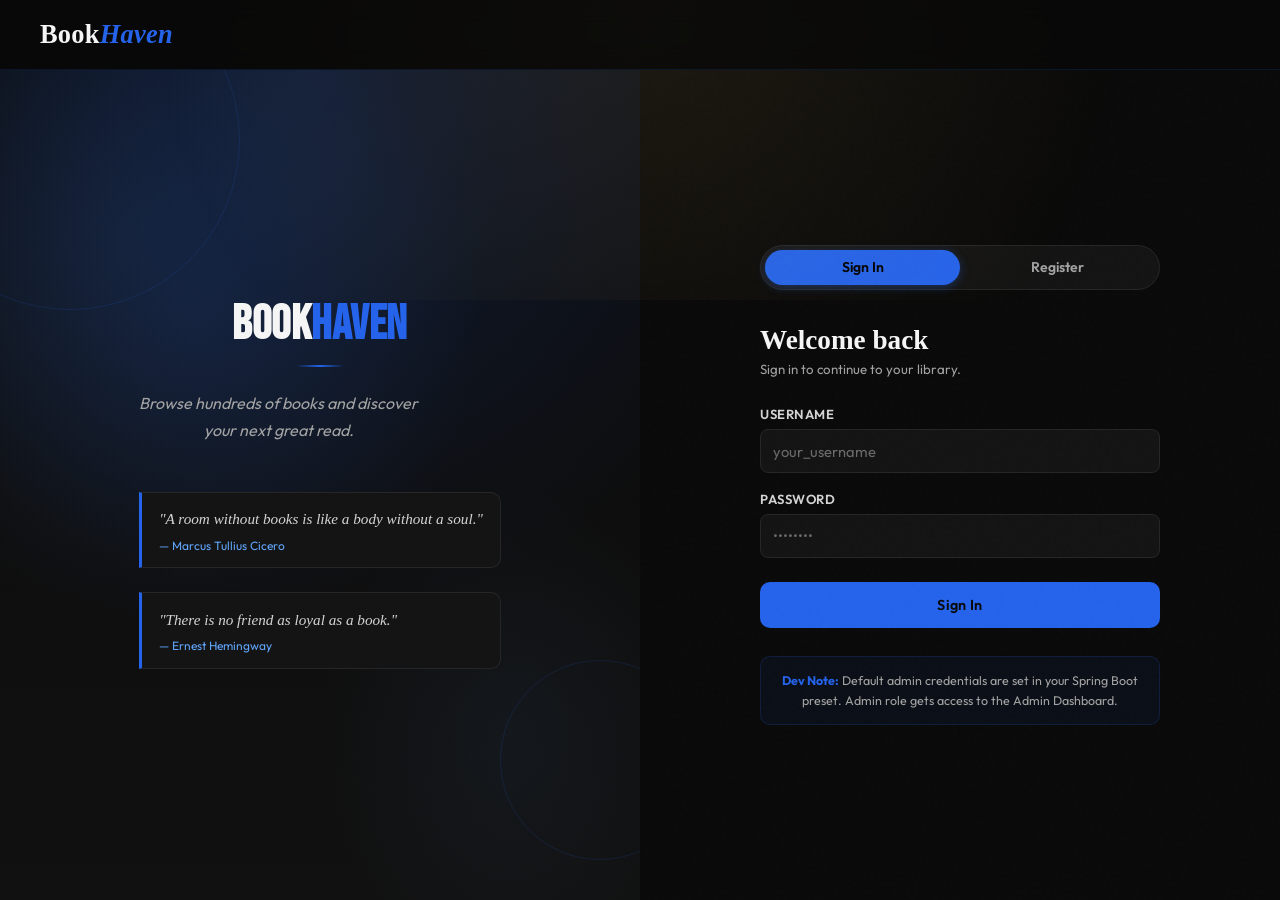
<file: src/main/resources/static/admin.html>
<!DOCTYPE html>
<html lang="en">
<head>
  <meta charset="UTF-8" />
  <meta name="viewport" content="width=device-width, initial-scale=1.0" />
  <title>BookHaven — Admin</title>
  <link rel="stylesheet" href="css/style.css" />
  <link href="https://fonts.googleapis.com/css2?family=Bebas+Neue&family=Outfit:wght@300;400;500;600&display=swap" rel="stylesheet">
  <style>

    /* ───── PREMIUM FONT SYSTEM ───── */

    body,
    button,
    input,
    select,
    textarea{
      font-family:'Outfit',sans-serif !important;
    }

    /* titles */
    h1,
    .section-head h2,
    .modal-title{
      font-family:'Cormorant Garamond',serif !important;
      font-weight:700;
      letter-spacing:.4px;
    }

    /* stat labels */
    .stat-label{
      font-family:'Outfit',sans-serif !important;
      font-weight:600;
      letter-spacing:.8px;
    }

    /* stat numbers */
    .stat-value{
      font-family:'Cormorant Garamond',serif !important;
      font-weight:700;
      font-size:1.8rem;
    }

    /* sidebar */
    .sidebar,
    .sidebar *{
      font-family:'Outfit',sans-serif !important;
    }

    /* logo */
    .logo,
    .brand,
    .nav-brand{
      font-family: 'Cormorant Garamond', serif;
      font-weight:700;
    }

    /* table headers */
    table th{
      font-family:'Outfit',sans-serif !important;
      letter-spacing:.6px;
      font-weight:600;
    }

    /* ── SECTION HEADERS ── */
    .section-head{
      display:flex;
      align-items:center;
      justify-content:space-between;
      margin-bottom:1.2rem;
      flex-wrap:wrap;
      gap:.8rem;
    }

    .section-head h2{
      font-size:1.4rem;
      color:var(--ivory);
    }

    /* ── BOOK MODAL ── */
    .book-form-modal{
      width:min(560px,96vw);
    }

    /* ── USER AVATAR ── */
    .user-avatar{
      width:34px;
      height:34px;
      border-radius:50%;
      background:var(--gold-pale);
      border:1px solid var(--gold);
      display:inline-flex;
      align-items:center;
      justify-content:center;
      font-size:.82rem;
      font-weight:700;
      color:var(--gold);
    }

    /* ── STATUS TOGGLE ── */
    .toggle-btn{
      display:inline-flex;
      align-items:center;
      gap:.35rem;
      font-size:.78rem;
      font-weight:600;
      cursor:pointer;
      background:none;
      border:1.5px solid;
      border-radius:var(--r);
      padding:.25rem .65rem;
      font-family:'Outfit',sans-serif;
      transition:.15s;
    }

    .toggle-btn.active{color:#81c784;border-color:rgba(46,125,94,.5);}
    .toggle-btn.active:hover{background:rgba(46,125,94,.15);}
    .toggle-btn.inactive{color:#e57373;border-color:rgba(192,57,43,.5);}
    .toggle-btn.inactive:hover{background:rgba(192,57,43,.15);}

    /* TABLE COVER */
    .tbl-cover{
      width:34px;
      height:44px;
      object-fit:cover;
      border-radius:3px;
      background:var(--navy-border);
    }

    .tbl-cover-ph{
      width:34px;
      height:44px;
      border-radius:3px;
      background:var(--navy-border);
      display:inline-flex;
      align-items:center;
      justify-content:center;
    }

    /* ORDER EXPAND */
    .order-expand-row{display:none;background:rgba(255,255,255,.02);}
    .order-expand-row.open{display:table-row;}
    .order-expand-inner{padding:.8rem 1.5rem 1rem;}

    .mini-item{
      display:flex;
      align-items:center;
      gap:.7rem;
      font-size:.82rem;
      padding:.3rem 0;
    }

    /* CAT TABLE */
    .cat-name-cell{
      font-weight:600;
      color:var(--ivory);
    }

    /* FORM DOUBLE */
    .form-row-2{
      display:flex;
      gap:1rem;
    }

    .form-row-2 .form-group{
      flex:1;
    }

    .checkbox-list {
      display: grid;
      grid-template-columns: repeat(2, 1fr);
      gap: 10px;
      /*max-height: 240px;*/
      /*overflow-y: auto;*/
      /*padding-right: 6px;*/
    }

    .checkbox-list label {
      display: flex;
      align-items: center;
      gap: 8px;
      padding: 8px 10px;
      border-radius: 8px;
      border: 1px solid #243247;
      background: #0f1b2d;
      cursor: pointer;
      font-size: 13px;
      transition: all 0.2s ease;
    }

    .checkbox-list label:hover {
      border-color: #4f8cff;
      background: #13233a;
    }

    .checkbox-list input[type="checkbox"] {
      accent-color: #4f8cff;
      cursor: pointer;
    }

    .modal-header{
      justify-content:center;
      text-align:center;
    }

    .modal-title{
      width:100%;
      text-align:center;
    }

    .modal-close{
      display:none;
    }
  </style>
</head>
<body>

<nav class="nav" id="main-nav"></nav>
<div id="toast-container"></div>

<!-- CONFIRM -->
<div id="confirm-overlay">
  <div class="confirm-box">
    <h3 class="confirm-title">Confirm</h3>
    <p class="confirm-msg">Are you sure?</p>
    <div class="actions">
      <button class="btn btn-ghost" onclick="confirmNo()">Cancel</button>
      <button class="btn btn-danger" onclick="confirmYes()">Confirm</button>
    </div>
  </div>
</div>

<!-- ── BOOK MODAL ── -->
<div class="modal-overlay" id="book-modal-overlay">
  <div class="modal book-form-modal" id="book-modal">
    <div class="modal-header">
      <span class="modal-title" id="book-modal-title">Add Book</span>
<!--      <button class="modal-close" onclick="closeBookModal()">✕</button>-->
    </div>
    <div class="modal-body">
      <div class="auth-form" style="display:flex;flex-direction:column;gap:1rem">
        <div class="form-row-2">
          <div class="form-group">
            <label class="form-label">Title *</label>
            <input class="form-input" id="bm-title" type="text" placeholder="Book Title" />
          </div>
          <div class="form-group">
            <label class="form-label">Author *</label>
            <input class="form-input" id="bm-author" type="text" placeholder="Author Name" />
          </div>
        </div>
        <div class="form-row-2">
          <div class="form-group">
            <label class="form-label">Price (₱) *</label>
            <input class="form-input" id="bm-price" type="number" min="0" step="0.01" placeholder="0.00" required />
          </div>
          <div class="form-group">
            <label class="form-label">Categories</label>
            <div id="bm-categories" class="checkbox-list"></div>
          </div>
        </div>
        <div class="form-group">
          <label class="form-label">Cover Image URL</label>
          <input class="form-input" id="bm-cover" type="url" placeholder="https://…" />
        </div>
        <div class="form-group">
          <label class="form-label">Description *</label>
          <textarea class="form-textarea" id="bm-desc" placeholder="Book description…"></textarea>
        </div>
        <div class="msg-box" id="book-modal-msg" style="display:none;padding:0.7rem 1rem;border-radius:4px;font-size:.84rem"></div>
      </div>
    </div>
    <div class="modal-footer">
      <button class="btn btn-ghost" onclick="closeBookModal()">Cancel</button>
      <button class="btn btn-primary" id="book-modal-save" onclick="saveBook()">Save Book</button>
    </div>
  </div>
</div>

<!-- ── CATEGORY MODAL ── -->
<div class="modal-overlay" id="cat-modal-overlay">
  <div class="modal" style="width:min(400px,96vw)">
    <div class="modal-header">
      <span class="modal-title" id="cat-modal-title">Add Category</span>
<!--      <button class="modal-close" onclick="closeCatModal()">✕</button>-->
    </div>
    <div class="modal-body">
      <div class="form-group">
        <label class="form-label">Category Name *</label>
        <input class="form-input" id="cat-name-input" type="text" placeholder="e.g. Science Fiction"
          onkeydown="if(event.key==='Enter')saveCat()" />
      </div>
      <div class="msg-box" id="cat-modal-msg" style="display:none;padding:0.7rem 1rem;border-radius:4px;font-size:.84rem;margin-top:.7rem"></div>
    </div>
    <div class="modal-footer">
      <button class="btn btn-ghost" onclick="closeCatModal()">Cancel</button>
      <button class="btn btn-primary" onclick="saveCat()">Save</button>
    </div>
  </div>
</div>

<!-- ── USER MODAL ── -->
<div class="modal-overlay" id="user-modal-overlay">
  <div class="modal" style="width:min(480px,96vw)">
    <div class="modal-header">
      <span class="modal-title" id="user-modal-title">Edit User</span>
<!--      <button class="modal-close" onclick="closeUserModal()">✕</button>-->
    </div>
    <div class="modal-body">
      <div style="display:flex;flex-direction:column;gap:1rem">
        <div class="form-row-2">
          <div class="form-group">
            <label class="form-label">First Name</label>
            <input class="form-input" id="um-firstname" type="text" />
          </div>
          <div class="form-group">
            <label class="form-label">Last Name</label>
            <input class="form-input" id="um-lastname" type="text" />
          </div>
        </div>
        <div class="form-group">
          <label class="form-label">Username</label>
          <input class="form-input" id="um-username" type="text" />
        </div>
        <div class="form-group">
          <label class="form-label">New Password <span class="text-muted" style="font-size:.78rem;text-transform:none">(leave blank to keep)</span></label>
          <input class="form-input" id="um-password" type="password" placeholder="New password…" />
        </div>
        <div class="form-group">
          <label class="form-label">Role</label>
          <select class="form-select" id="um-role">
            <option value="user">user</option>
            <option value="admin">admin</option>
          </select>
        </div>
        <div class="msg-box" id="user-modal-msg" style="display:none;padding:0.7rem 1rem;border-radius:4px;font-size:.84rem"></div>
      </div>
    </div>
    <div class="modal-footer">
      <button class="btn btn-ghost" onclick="closeUserModal()">Cancel</button>
      <button class="btn btn-primary" onclick="saveUser()">Save Changes</button>
    </div>
  </div>
</div>

<!-- ══════════════════════════════════════
     LAYOUT
══════════════════════════════════════ -->
<div class="page">
  <div class="page-container">
    <div class="admin-layout">

  <!-- SIDEBAR -->
  <aside class="sidebar">
    <div class="sidebar-label">Dashboard</div>
    <button class="sidebar-link active" id="sl-overview" onclick="showSection('overview')"><span class="icon">📊</span> Overview</button>
    <div class="sidebar-label">Manage</div>
    <button class="sidebar-link" id="sl-books" onclick="showSection('books')"><span class="icon">📚</span> Books</button>
    <button class="sidebar-link" id="sl-categories" onclick="showSection('categories')"><span class="icon">🏷️</span> Categories</button>
    <button class="sidebar-link" id="sl-users" onclick="showSection('users')"><span class="icon">👥</span> Users</button>
    <button class="sidebar-link" id="sl-orders" onclick="showSection('orders')"><span class="icon">📦</span> Orders</button>
  </aside>

  <!-- CONTENT -->
  <main class="admin-content">

    <!-- ── OVERVIEW ── -->
    <section id="sec-overview">
      <div class="section-head" style="margin-bottom:2rem">
        <div>
          <h2 style="font-size:1.7rem">Dashboard</h2>
          <p class="text-muted" style="margin-top:.25rem;font-size:.88rem">Welcome to BookHaven Admin</p>
        </div>
      </div>
      <div class="stats-grid" id="stats-grid">
        <div class="stat-card"><div class="stat-label">Total Books</div><div class="stat-value gold" id="stat-books">—</div></div>
        <div class="stat-card"><div class="stat-label">Categories</div><div class="stat-value" id="stat-cats">—</div></div>
        <div class="stat-card"><div class="stat-label">Users</div><div class="stat-value" id="stat-users">—</div></div>
        <div class="stat-card"><div class="stat-label">Total Orders</div><div class="stat-value" id="stat-orders">—</div></div>
      </div>
      <div class="card" style="padding:1.5rem;margin-top:0.5rem">
        <p class="text-muted" style="font-size:.88rem;line-height:1.8">
          Use the sidebar to manage books, categories, users, and orders. All changes sync directly to the MySQL database via your Spring Boot REST API.
          <br><br>
          <strong class="text-gold">Tip:</strong> Use the catalog page to preview how books appear to customers.
        </p>
      </div>
    </section>

    <!-- ── BOOKS ── -->
    <section id="sec-books" style="display:none">
      <div class="toolbar">
        <div class="toolbar-left">
          <div class="search-bar-wrap" style="width:260px">
            <span class="icon">🔍</span>
            <input class="search-bar" id="book-search" placeholder="Search books…" oninput="debounce(loadBookTable, 350)()" />
          </div>
          <select class="form-select" id="book-cat-filter" onchange="loadBookTable()" style="width:160px">
            <option value="">All Categories</option>
          </select>
        </div>
        <div class="toolbar-right">
          <button class="btn btn-primary" onclick="openAddBook()">+ Add Book</button>
        </div>
      </div>
      <div class="table-wrap">
        <table>
          <thead><tr>
            <th>Cover</th><th>Title</th><th>Author</th>
            <th>Category</th><th>Price</th><th>Actions</th>
          </tr></thead>
          <tbody id="book-tbody"><tr><td colspan="6" style="text-align:center;padding:2rem;color:var(--text-muted)">Loading…</td></tr></tbody>
        </table>
      </div>
      <div class="pagination" id="book-pager"></div>
    </section>

    <!-- ── CATEGORIES ── -->
    <section id="sec-categories" style="display:none">
      <div class="toolbar">
        <div class="toolbar-left">
          <div class="search-bar-wrap" style="width:260px">
            <span class="icon">🔍</span>
            <input class="search-bar" id="cat-search" placeholder="Search categories…" oninput="debounce(loadCatTable, 300)()" />
          </div>
        </div>
        <div class="toolbar-right">
          <button class="btn btn-primary" onclick="openAddCat()">+ Add Category</button>
        </div>
      </div>
      <div class="table-wrap">
        <table>
          <thead><tr><th>ID</th><th>Name</th><th>Actions</th></tr></thead>
          <tbody id="cat-tbody"><tr><td colspan="3" style="text-align:center;padding:2rem;color:var(--text-muted)">Loading…</td></tr></tbody>
        </table>
      </div>
      <div class="pagination" id="cat-pager"></div>
    </section>

    <!-- ── USERS ── -->
    <section id="sec-users" style="display:none">
      <div class="toolbar">
        <div class="toolbar-left">
          <div class="search-bar-wrap" style="width:260px">
            <span class="icon">🔍</span>
            <input class="search-bar" id="user-search" placeholder="Search users…" oninput="debounce(loadUserTable, 300)()" />
          </div>
        </div>
        <div class="toolbar-right">
          <button class="btn btn-primary" onclick="openAddUser()">+ Add User</button>
        </div>
      </div>
      <div class="table-wrap">
        <table>
          <thead><tr>
            <th>User</th><th>Username</th><th>Role</th>
            <th>Joined</th><th>Status</th><th>Actions</th>
          </tr></thead>
          <tbody id="user-tbody"><tr><td colspan="6" style="text-align:center;padding:2rem;color:var(--text-muted)">Loading…</td></tr></tbody>
        </table>
      </div>
      <div class="pagination" id="user-pager"></div>
    </section>

    <!-- ── ORDERS ── -->
    <section id="sec-orders" style="display:none">
      <div class="toolbar">
        <div class="toolbar-left">
          <div class="search-bar-wrap" style="width:280px">
            <span class="icon">🔍</span>
            <input class="search-bar" id="order-search" placeholder="Search by username…" oninput="debounce(loadOrderTable, 300)()" />
          </div>
        </div>
      </div>
      <div class="table-wrap">
        <table>
          <thead><tr>
            <th>Order ID</th><th>Username</th><th>Date</th>
            <th>Total</th><th>Items</th><th></th>
          </tr></thead>
          <tbody id="order-tbody"><tr><td colspan="6" style="text-align:center;padding:2rem;color:var(--text-muted)">Loading…</td></tr></tbody>
        </table>
      </div>
      <div class="pagination" id="order-pager"></div>
    </section>

  </main>
    </div>
  </div>
</div>

<script src="js/api.js"></script>
<script>
// ── GUARD ──
document.addEventListener('DOMContentLoaded', () => {
  if (!Auth.isLoggedIn() || !Auth.isAdmin()) {
    window.location.href = 'login.html'; return;
  }
  renderAdminNav();
  ensureConfirmDialog();
  showSection('overview');
});

// ── SECTION SWITCH ──
const SECTIONS = ['overview','books','categories','users','orders'];
function showSection(name) {
  SECTIONS.forEach(s => {
    document.getElementById(`sec-${s}`).style.display = s === name ? '' : 'none';
    document.getElementById(`sl-${s}`).classList.toggle('active', s === name);
  });
  if (name === 'overview')   loadOverview();
  if (name === 'books')      { loadAdminCategories(); loadBookTable(); }
  if (name === 'categories') loadCatTable();
  if (name === 'users')      loadUserTable();
  if (name === 'orders')     loadOrderTable();
}

// ── STATE ──
let bookPage = 0, bookTotal = 0;
let catPage  = 0, catTotal  = 0;
let userPage = 0, userTotal = 0;
let orderPage= 0, orderTotal= 0;
let adminCats = [];
let editBookId = null, editCatId = null, editUserId = null;

// ── MODAL HELPERS ──
function openModal(id)  { document.getElementById(id).classList.add('open'); document.body.style.overflow='hidden'; }
function closeModal_(id){
  document.getElementById(id).classList.remove('open');

  if (!document.querySelector('.modal-overlay.open')) {
    document.body.style.overflow='';
  }
}
function closeBookModal(){ closeModal_('book-modal-overlay'); }
function closeCatModal() { closeModal_('cat-modal-overlay'); }
function closeUserModal(){ closeModal_('user-modal-overlay'); }
function showModalMsg(id, text, type){
  const el = document.getElementById(id);
  el.textContent = text;
  el.style.background = type==='error' ? 'rgba(192,57,43,.18)' : 'rgba(46,125,94,.18)';
  el.style.color = type==='error' ? '#e57373' : '#81c784';
  el.style.border = type==='error' ? '1px solid rgba(192,57,43,.3)' : '1px solid rgba(46,125,94,.3)';
  el.style.display = 'block';
}
function clearModalMsg(id){ const el=document.getElementById(id); el.style.display='none'; el.textContent=''; }

// CLOSE WHEN CLICK OUTSIDE
document.querySelectorAll('.modal-overlay').forEach(overlay => {
  overlay.addEventListener('mousedown', e => {
    if (e.target === overlay) {
      closeModal_(overlay.id);
    }
  });
});

// ── OVERVIEW ──
async function loadOverview() {
  try {
    const stats = await apiFetch('/api/admin/stats');

    document.getElementById('stat-books').textContent  = stats.books ?? '—';
    document.getElementById('stat-cats').textContent   = stats.categories ?? '—';
    document.getElementById('stat-users').textContent  = stats.users ?? '—';
    document.getElementById('stat-orders').textContent = stats.orders ?? '—';

  } catch(e) {
    toast(e.message, 'error');
  }
}

// ── ADMIN CATEGORIES (for book modal + filters) ──
async function loadAdminCategories() {
  try {
    const data = await apiFetch("/api/admin/categories");

    // backend returns LIST not PAGE
    adminCats = data || [];

    // sort A-Z
    adminCats.sort((a, b) =>
            a.name.localeCompare(b.name, undefined, { sensitivity: "base" })
    );

    // checkboxes
    const wrap = document.getElementById('bm-categories');
    wrap.innerHTML = '';

    adminCats.forEach(c => {
      wrap.innerHTML += `
        <label class="checkbox-item">
          <input type="checkbox" value="${c.id}">
          ${escHtml(c.name)}
        </label>
      `;
    });

    // filter dropdown
    const filt = document.getElementById('book-cat-filter');
    filt.innerHTML = `<option value="">All Categories</option>`;

    adminCats.forEach(c => {
      filt.innerHTML += `
        <option value="${c.id}">
          ${escHtml(c.name)}
        </option>
      `;
    });

  } catch (e) {
    console.error(e);
  }
}

// ── BOOKS TABLE ──
const bookSearch   = () => document.getElementById('book-search').value.trim();
const bookCatFilt  = () => document.getElementById('book-cat-filter').value;

async function loadBookTable(pg = bookPage) {
  bookPage = pg;
  const tbody = document.getElementById('book-tbody');
  tbody.innerHTML = `<tr><td colspan="6" style="text-align:center;padding:2rem;color:var(--text-muted)">Loading…</td></tr>`;
  let url = `/api/admin/books?page=${bookPage}&size=8&sortBy=id&sortDir=desc`;
  if (bookSearch())  url += `&search=${encodeURIComponent(bookSearch())}`;
  if (bookCatFilt()) url += `&categoryId=${bookCatFilt()}`;
  try {
    const data = await apiFetch(url);
    bookTotal = data.totalPages || 1;
    const books = data.content || [];
    if (!books.length) {
      tbody.innerHTML = `<tr><td colspan="6" style="text-align:center;padding:2rem;color:var(--text-muted)">No books found.</td></tr>`;
      renderPager('book-pager', bookPage, bookTotal, loadBookTable); return;
    }
    tbody.innerHTML = books.map(b => `
      <tr>
        <td>${b.coverUrl ? `<img class="tbl-cover" src="${escHtml(b.coverUrl)}" onerror="this.outerHTML='<div class=tbl-cover-ph>📖</div>'">` : '<div class="tbl-cover-ph">📖</div>'}</td>
        <td><span class="text-ivory fw-700">${escHtml(b.title)}</span></td>
        <td class="text-muted">${escHtml(b.author)}</td>
        <td>
        ${
            (b.categories && b.categories.length)
                    ? b.categories.map(c =>
                            `<span class="badge badge-gold">${escHtml(c.name)}</span>`
                    ).join(' ')
                    : '<span class="text-muted">—</span>'
         }
        </td>
        <td class="text-gold fw-700">${formatPrice(b.price)}</td>
        <td>
          <div class="d-flex gap-1">
            <button class="btn btn-ghost btn-sm" onclick="openEditBook(${b.id})">✏️ Edit</button>
            <button class="btn btn-danger btn-sm" onclick="deleteBook(${b.id}, '${escHtml(b.title).replace(/'/g,"\\'")}')">🗑️</button>
          </div>
        </td>
      </tr>`).join('');
    renderPager('book-pager', bookPage, bookTotal, loadBookTable);
  } catch(e) {
    tbody.innerHTML = `<tr><td colspan="6" class="text-danger" style="padding:1.5rem">${escHtml(e.message)}</td></tr>`;
  }
}

function openAddBook() {
  editBookId = null;
  document.getElementById('book-modal-title').textContent = 'Add Book';
  document.getElementById('bm-title').value = '';
  document.getElementById('bm-author').value = '';
  document.getElementById('bm-price').value = '';
  document.getElementById('bm-cover').value = '';
  document.getElementById('bm-desc').value = '';
  document.querySelectorAll('#bm-categories input')
          .forEach(cb => cb.checked = false);
  clearModalMsg('book-modal-msg');
  openModal('book-modal-overlay');
}

async function openEditBook(id) {
  editBookId = id;
  document.getElementById('book-modal-title').textContent = 'Edit Book';
  clearModalMsg('book-modal-msg');
  openModal('book-modal-overlay');

  try {
    const b = await apiFetch(`/api/books/${id}`);

    document.getElementById('bm-title').value  = b.title || '';
    document.getElementById('bm-author').value = b.author || '';
    document.getElementById('bm-price').value  = b.price || '';
    document.getElementById('bm-cover').value  = b.coverUrl || '';
    document.getElementById('bm-desc').value   = b.description || '';

    // reset all checkboxes
    document
            .querySelectorAll('#bm-categories input')
            .forEach(cb => cb.checked = false);

    // check book categories
    (b.categories || []).forEach(cat => {
      const cb = document.querySelector(
              `#bm-categories input[value="${cat.id}"]`
      );
      if (cb) cb.checked = true;
    });

  } catch(e) {
    showModalMsg('book-modal-msg', e.message, 'error');
  }
}

async function saveBook() {
  const title       = document.getElementById('bm-title').value.trim();
  const author      = document.getElementById('bm-author').value.trim();
  const price       = parseFloat(document.getElementById('bm-price').value);
  const coverURL    = document.getElementById('bm-cover').value.trim();
  const description = document.getElementById('bm-desc').value.trim();

  const categoryIds = [
    ...document.querySelectorAll('#bm-categories input:checked')
  ].map(cb => +cb.value);

  clearModalMsg('book-modal-msg');

  if (!title || !author || isNaN(price) || !description) {
    showModalMsg(
            'book-modal-msg',
            'Title, author, price and description are required.',
            'error'
    );
    return;
  }

  if (categoryIds.length === 0 || categoryIds.length > 3) {
    showModalMsg(
            'book-modal-msg',
            'Select 1 to 3 categories.',
            'error'
    );
    return;
  }

  const btn = document.getElementById('book-modal-save');
  btn.disabled = true;
  btn.textContent = 'Saving…';

  const payload = {
    title,
    author,
    price,
    description,
    coverUrl: coverURL,
    categoryIds
  };

  try {
    if (editBookId) {
      await apiPut(`/api/admin/books/${editBookId}`, payload);
      toast('Book updated!', 'success');
    } else {
      await apiPost('/api/admin/books', payload);
      toast('Book added!', 'success');
    }

    closeBookModal();
    loadBookTable();

  } catch (e) {
    showModalMsg('book-modal-msg', e.message, 'error');
  } finally {
    btn.disabled = false;
    btn.textContent = 'Save Book';
  }
}

async function deleteBook(id, title) {
  const ok = await showConfirm(
          'Delete Book',
          `Delete "${title}"? This cannot be undone.`
  );
  if (!ok) return;

  try {
    await apiDelete(`/api/admin/books/${id}`);
    toast('Book deleted.', 'success');
    loadBookTable();
  } catch (e) {
    toast(e.message, 'error');
  }
}

// ── CATEGORIES TABLE ──
async function loadCatTable(pg = catPage) {
  catPage = pg;
  const tbody = document.getElementById('cat-tbody');

  tbody.innerHTML =
          `<tr><td colspan="3" style="text-align:center;padding:2rem;color:var(--text-muted)">Loading…</td></tr>`;

  const search = document.getElementById('cat-search').value.trim();

  try {
    const catsAll = await apiFetch(`/api/admin/categories`);

    let cats = catsAll || [];

    if (search) {
      cats = cats.filter(c =>
              c.name.toLowerCase().includes(search.toLowerCase())
      );
    }

    catTotal = Math.ceil(cats.length / 10);
    const start = catPage * 10;
    const pageItems = cats.slice(start, start + 10);

    if (!pageItems.length) {
      tbody.innerHTML =
              `<tr><td colspan="3" style="text-align:center;padding:2rem;color:var(--text-muted)">No categories found.</td></tr>`;
      renderPager('cat-pager', catPage, catTotal, loadCatTable);
      return;
    }

    tbody.innerHTML = pageItems.map(c => `
      <tr>
        <td class="text-muted" style="width:60px">#${c.id}</td>
        <td><span class="cat-name-cell">${escHtml(c.name)}</span></td>
        <td>
          <div class="d-flex gap-1">
            <button class="btn btn-ghost btn-sm"
              onclick="openEditCat(${c.id},'${escHtml(c.name).replace(/'/g,"\\'")}')">
              ✏️ Edit
            </button>
            <button class="btn btn-danger btn-sm"
              onclick="deleteCat(${c.id},'${escHtml(c.name).replace(/'/g,"\\'")}')">
              🗑️
            </button>
          </div>
        </td>
      </tr>
    `).join('');

    renderPager('cat-pager', catPage, catTotal, loadCatTable);

  } catch (e) {
    tbody.innerHTML =
            `<tr><td colspan="3" class="text-danger" style="padding:1.5rem">
        ${escHtml(e.message)}
      </td></tr>`;
  }
}
function openAddCat() {
  editCatId = null;
  document.getElementById('cat-modal-title').textContent = 'Add Category';
  document.getElementById('cat-name-input').value = '';
  clearModalMsg('cat-modal-msg');
  openModal('cat-modal-overlay');
}
function openEditCat(id, name) {
  editCatId = id;
  document.getElementById('cat-modal-title').textContent = 'Edit Category';
  document.getElementById('cat-name-input').value = name;
  clearModalMsg('cat-modal-msg');
  openModal('cat-modal-overlay');
}
async function saveCat() {
  const name = document.getElementById('cat-name-input').value.trim();
  if (!name) { showModalMsg('cat-modal-msg', 'Category name is required.', 'error'); return; }
  try {
    if (editCatId) {
      await apiPut(`/api/admin/categories/${editCatId}`, { name });
      toast('Category updated!', 'success');
    } else {
      await apiPost('/api/admin/categories', { name });
      toast('Category added!', 'success');
    }
    closeCatModal(); loadCatTable(); loadAdminCategories();
  } catch(e) { showModalMsg('cat-modal-msg', e.message, 'error'); }
}
async function deleteCat(id, name) {
  const ok = await showConfirm('Delete Category', `Delete "${name}"? Books in this category will lose their category.`);
  if (!ok) return;
  try {
    await apiDelete(`/api/admin/categories/${id}`);
    toast('Category deleted.', 'success'); loadCatTable(); loadAdminCategories();
  } catch(e) { toast(e.message, 'error'); }
}

// ── USERS TABLE ──
async function loadUserTable(pg = userPage) {
  userPage = pg;
  const tbody = document.getElementById('user-tbody');
  tbody.innerHTML = `<tr><td colspan="6" style="text-align:center;padding:2rem;color:var(--text-muted)">Loading…</td></tr>`;
  const search = document.getElementById('user-search').value.trim();
  let url = `/api/admin/users?page=${userPage}&size=10&sortBy=id&sortDir=desc`;
  if (search) url += `&search=${encodeURIComponent(search)}`;
  try {
    const data = await apiFetch(url);
    userTotal = data.totalPages || 1;
    const users = data.content || [];
    if (!users.length) {
      tbody.innerHTML = `<tr><td colspan="6" style="text-align:center;padding:2rem;color:var(--text-muted)">No users found.</td></tr>`;
      renderPager('user-pager', userPage, userTotal, loadUserTable); return;
    }
    tbody.innerHTML = users.map(u => {
      const initials =
              ((u.firstName?.[0] || '?') + (u.lastName?.[0] || '?')).toUpperCase();
      return `
        <tr>
          <td>
            <div class="d-flex align-center gap-1">
              <span class="user-avatar">${escHtml(initials)}</span>
              <span class="text-ivory">${escHtml(u.firstName)} ${escHtml(u.lastName)}</span>
            </div>
          </td>
          <td class="text-muted">@${escHtml(u.username)}</td>
          <td><span class="badge ${u.role==='admin'?'badge-gold':'badge-gray'}">${escHtml(u.role)}</span></td>
          <td class="text-muted">${formatDate(u.createdAt)}</td>
          <td>
            <button class="toggle-btn ${u.active?'active':'inactive'}" onclick="toggleUser(${u.id}, ${u.active})">
              ${u.active ? '✔ Active' : '✖ Inactive'}
            </button>
          </td>
          <td>
            <button class="btn btn-ghost btn-sm" onclick="openEditUser(${u.id})">✏️ Edit</button>
          </td>
        </tr>`;}).join('');
    renderPager('user-pager', userPage, userTotal, loadUserTable);
  } catch(e) {
    tbody.innerHTML = `<tr><td colspan="6" class="text-danger" style="padding:1.5rem">${escHtml(e.message)}</td></tr>`;
  }
}

function openAddUser() {
  editUserId = null;
  document.getElementById('user-modal-title').textContent = 'Add User';
  ['um-firstname','um-lastname','um-username','um-password'].forEach(id => document.getElementById(id).value = '');
  document.getElementById('um-role').value = 'user';
  clearModalMsg('user-modal-msg');
  openModal('user-modal-overlay');
}

async function openEditUser(id) {
  editUserId = id;
  document.getElementById('user-modal-title').textContent = 'Edit User';
  document.getElementById('um-password').value = '';
  clearModalMsg('user-modal-msg');
  openModal('user-modal-overlay');
  try {
    // Grab from list (no single-user GET endpoint)
    const data = await apiFetch(`/api/admin/users?page=0&size=200`);
    const u = (data.content||[]).find(x => x.id === id);
    if (u) {
      document.getElementById('um-firstname').value = u.firstName || '';
      document.getElementById('um-lastname').value  = u.lastName  || '';
      document.getElementById('um-username').value  = u.username  || '';
      document.getElementById('um-role').value      = u.role      || 'user';
    }
  } catch(e) { showModalMsg('user-modal-msg', e.message, 'error'); }
}

async function saveUser() {
  const firstName = document.getElementById('um-firstname').value.trim();
  const lastName  = document.getElementById('um-lastname').value.trim();
  const username  = document.getElementById('um-username').value.trim();
  const password  = document.getElementById('um-password').value;
  const role      = document.getElementById('um-role').value;
  clearModalMsg('user-modal-msg');

  if (!firstName || !lastName || !username) {
    showModalMsg('user-modal-msg', 'First name, last name and username are required.', 'error'); return;
  }

  try {
    if (editUserId) {
      const payload = { firstName, lastName, username, role };
      if (password) payload.password = password;
      await apiPut(`/api/admin/users/${editUserId}`, payload);
      toast('User updated!', 'success');
    } else {
      if (!password) { showModalMsg('user-modal-msg', 'Password is required for new users.', 'error'); return; }
      await apiPost('/api/admin/users', { firstName, lastName, username, password, role });
      toast('User created!', 'success');
    }
    closeUserModal(); loadUserTable();
  } catch(e) { showModalMsg('user-modal-msg', e.message, 'error'); }
}

async function toggleUser(id, currentActive) {
  try {
    const res = await apiPatch(`/api/admin/users/${id}/toggle-active`);
    toast(`User ${res.active ? 'activated' : 'deactivated'}.`, 'success');
    loadUserTable();
  } catch(e) { toast(e.message, 'error'); }
}

// ── ORDERS TABLE ──
async function loadOrderTable(pg = orderPage) {
  orderPage = pg;
  const tbody = document.getElementById('order-tbody');

  tbody.innerHTML =
          `<tr><td colspan="6" style="text-align:center;padding:2rem;color:var(--text-muted)">Loading…</td></tr>`;

  const search = document.getElementById('order-search').value.trim();

  let url = `/api/admin/orders?page=${orderPage}&size=10`;
  if (search) url += `&search=${encodeURIComponent(search)}`;

  try {
    const data = await apiFetch(url);
    orderTotal = data.totalPages || 1;
    const orders = data.content || [];

    if (!orders.length) {
      tbody.innerHTML =
              `<tr><td colspan="6" style="text-align:center;padding:2rem;color:var(--text-muted)">No orders found.</td></tr>`;
      renderPager('order-pager', orderPage, orderTotal, loadOrderTable);
      return;
    }

    let html = '';

    orders.forEach(o => {
      html += `
        <tr>
          <td><span class="text-gold fw-700">#${o.orderId}</span></td>
          <td class="text-ivory">@${escHtml(o.username || '—')}</td>
          <td class="text-muted">${formatDateTime(o.orderDate)}</td>
          <td><span class="text-gold fw-700">${formatPrice(o.totalPrice)}</span></td>
          <td>
            <span class="badge badge-gray">
              ${(o.items || []).length} item${(o.items || []).length !== 1 ? 's' : ''}
            </span>
          </td>
          <td>
            <button class="btn btn-ghost btn-sm"
              onclick="toggleOrderRow(${o.orderId})">
              ▾ Details
            </button>
          </td>
        </tr>

        <tr class="order-expand-row" id="expand-${o.orderId}">
          <td colspan="6">
            <div class="order-expand-inner">
              ${(o.items || []).map(i => `
                <div class="mini-item">
                  ${i.coverUrl
              ? `<img class="tbl-cover"
                            src="${escHtml(i.coverUrl)}"
                            style="width:28px;height:36px"
                            onerror="this.style.display='none'">`
              : '<span>📖</span>'
      }
                  <span class="text-ivory">${escHtml(i.title)}</span>
                  <span class="text-muted">× ${i.quantity}</span>
                  <span class="text-gold">${formatPrice(i.price)}</span>
                </div>
              `).join('')}
            </div>
          </td>
        </tr>
      `;
    });

    tbody.innerHTML = html;
    renderPager('order-pager', orderPage, orderTotal, loadOrderTable);

  } catch (e) {
    tbody.innerHTML =
            `<tr><td colspan="6" class="text-danger" style="padding:1.5rem">
        ${escHtml(e.message)}
      </td></tr>`;
  }
}

function toggleOrderRow(id) {
  const row = document.getElementById(`expand-${id}`);
  if (row) row.classList.toggle('open');
}

// ── PAGER ──
function renderPager(containerId, curPage, total, loadFn) {
  const el = document.getElementById(containerId);
  if (total <= 1) { el.innerHTML = ''; return; }

  let h = '';

  h += `<button class="page-btn" ${curPage===0?'disabled':''} data-p="${curPage-1}">‹</button>`;

  const s = Math.max(0, curPage-2);
  const e = Math.min(total-1, curPage+2);

  for (let i = s; i <= e; i++) {
    h += `<button class="page-btn ${i===curPage?'active':''}" data-p="${i}">${i+1}</button>`;
  }

  h += `<button class="page-btn" ${curPage>=total-1?'disabled':''} data-p="${curPage+1}">›</button>`;

  el.innerHTML = h;

  el.querySelectorAll('button').forEach(btn=>{
    if(btn.disabled) return;
    btn.onclick = () => loadFn(+btn.dataset.p);
  });
}
</script>
</body>
</html>
</file>
<file: src/main/resources/static/css/style.css>
@import url('https://fonts.googleapis.com/css2?family=Bebas+Neue&family=Outfit:wght@300;400;500;600&display=swap');

/* ═══════════════════════════════════════════════════
   BOOKHAVEN — SHARED STYLESHEET
   Aesthetic: Refined Literary Dark — deep navy, aged
   gold, ivory paper. Like a great private library.
═══════════════════════════════════════════════════ */

:root {
  /* BACKGROUND */
  --navy:        #0A0A0A;
  --navy-mid:    #141414;
  --navy-card:   #1A1A1A;
  --navy-border: #262626;

  /* PRIMARY ACCENT */
  --gold:        #2563EB;
  --gold-light:  #60A5FA;
  --gold-pale:   rgba(37,99,235,0.12);

  /* SECONDARY ACCENT */
  --accent-2:    #38BDF8;

  /* TEXT */
  --ivory:       #F5F5F5;
  --ivory-dim:   #A3A3A3;
  --text:        #F5F5F5;
  --text-muted:  #A3A3A3;
  --white:       #ffffff;

  /* STATUS */
  --rust:        #EF4444;
  --sage:        #22C55E;

  /* UI */
  --shadow-sm: 0 2px 12px rgba(0,0,0,0.35);
  --shadow-md: 0 6px 30px rgba(0,0,0,0.55);
  --shadow-lg: 0 16px 60px rgba(0,0,0,0.75);

  --r: 8px;
  --r-lg: 14px;

  --nav-h: 66px;
}

:root{
  --font-sans: 'Outfit', sans-serif;
  --font-serif: 'Bebas Neue', sans-serif;
}

html, body {
  font-family: var(--font-sans);
}

/* everything inherits */
* {
  font-family: inherit;
}

h1, h2, h3, h4, h5, h6,
.page-header-title,
.nav-brand,
.modal-title,
.empty-state h3,
.stat-value,
.font-serif {
  font-family: var(--font-serif);
}

button,
input,
select,
textarea,
.nav-link,
.sidebar-link,
.btn,
.form-input,
.search-bar {
  font-family: var(--font-sans);
}

*, *::before, *::after { box-sizing: border-box; margin: 0; padding: 0; }
html { font-size: 16px; scroll-behavior: smooth; }

body {
  font-family: 'Outfit', sans-serif;
  background: var(--navy);
  color: var(--text);
  min-height: 100vh;
  background-image:
          radial-gradient(ellipse 80% 50% at 10% 0%, rgba(220,38,38,0.12) 0%, transparent 60%),
          radial-gradient(ellipse 60% 40% at 90% 100%, rgba(10,10,12,0.9) 0%, transparent 70%);
}

/* Subtle grain overlay */
body::before {
  content: '';
  position: fixed; inset: 0; z-index: 0; pointer-events: none;
  background-image: url("data:image/svg+xml,%3Csvg viewBox='0 0 256 256' xmlns='http://www.w3.org/2000/svg'%3E%3Cfilter id='noise'%3E%3CfeTurbulence type='fractalNoise' baseFrequency='0.9' numOctaves='4' stitchTiles='stitch'/%3E%3C/filter%3E%3Crect width='100%25' height='100%25' filter='url(%23noise)' opacity='0.03'/%3E%3C/svg%3E");
  opacity: 0.4;
}

/* ═══════ NAV ═══════ */
.nav {
  position: sticky; top: 0; z-index: 200;
  height: var(--nav-h);
  background: rgba(10, 10, 10, 0.75);
  backdrop-filter: blur(12px);
  border-bottom: 1px solid rgba(37, 99, 235, 0.15);
  display: flex; align-items: center; justify-content: space-between;
  padding: 0 2.5rem;
  gap: 1.5rem;
}
.nav-brand {
  font-family: 'Cormorant Garamond', serif;
  font-size: 1.65rem; font-weight: 700;
  color: var(--ivory); text-decoration: none;
  letter-spacing: 0.01em; white-space: nowrap;
}
.nav-brand span { color: var(--gold); font-style: italic; }

/*.nav-links {
  display: flex; align-items: center; gap: 0.25rem;
  flex: 1; justify-content: center;
}*/

.nav-link {
  font-size: 0.88rem;
  font-weight: 500;
  color: var(--text-muted);
  text-decoration: none;
  padding: 0.45rem 0.9rem;
  border-radius: var(--r);
  transition: color 0.15s, background 0.15s;
  background: none;
  border: none;
  cursor: pointer;
  font-family: 'Outfit', sans-serif;
}

.nav-link:hover {
  color: var(--text);
  background: rgba(37, 99, 235, 0.08);
}

.nav-link.active {
  color: var(--gold);
  background: rgba(37, 99, 235, 0.12);
}

.nav-right{
  display:flex;
  align-items:center;
  gap:24px;
}

.nav-user {
  font-size: 0.82rem; color: var(--text-muted);
  background: rgba(255,255,255,0.05);
  border: 1px solid var(--navy-border);
  border-radius: 999px; padding: 0.3rem 0.9rem;
}
.btn-nav-signout {
  font-size: 0.82rem; font-weight: 500; color: var(--text-muted);
  background: none; border: none; cursor: pointer;
  font-family: 'Outfit', sans-serif;
  padding: 0.35rem 0.7rem; border-radius: var(--r);
  transition: color 0.15s;
}
.btn-nav-signout:hover { color: var(--rust); }

/* ── Account dropdown ── */
.nav-dropdown { position: relative; }
.nav-dropdown-toggle {
  display: flex; align-items: center; gap: 0.35rem;
}
.nav-dropdown-caret {
  font-size: 0.7rem; transition: transform 0.2s;
}
.nav-dropdown-menu.open ~ .nav-dropdown-toggle .nav-dropdown-caret,
.nav-dropdown-menu.open + * .nav-dropdown-caret { transform: rotate(180deg); }
.nav-dropdown-menu {
  display: none;
  position: absolute; right: 0; top: calc(100% + 0.5rem);
  min-width: 180px;
  background: var(--navy-card);
  border: 1px solid var(--navy-border);
  border-radius: var(--r-lg);
  box-shadow: 0 8px 24px rgba(0,0,0,0.4);
  padding: 0.4rem 0;
  z-index: 300;
  animation: dropIn 0.15s ease;
}
.nav-dropdown-menu.open { display: block; }
@keyframes dropIn {
  from { opacity: 0; transform: translateY(-6px); }
  to   { opacity: 1; transform: translateY(0); }
}
.nav-dropdown-user {
  font-size: 0.82rem; color: var(--text-muted);
  padding: 0.55rem 1rem 0.4rem;
  white-space: nowrap; overflow: hidden; text-overflow: ellipsis;
}
.nav-dropdown-divider {
  height: 1px; background: var(--navy-border); margin: 0.3rem 0;
}
.nav-dropdown-item {
  display: block; width: 100%;
  text-align: left; background: none; border: none;
  font-family: 'Outfit', sans-serif; font-size: 0.87rem;
  color: var(--text); padding: 0.5rem 1rem;
  cursor: pointer; transition: background 0.12s, color 0.12s;
}
.nav-dropdown-item:hover { background: rgba(255,255,255,0.06); }
.nav-dropdown-signout { color: var(--text-muted); }
.nav-dropdown-signout:hover { color: var(--rust); background: rgba(188,71,52,0.08); }


/* ═══════ BUTTONS ═══════ */
.btn {
  display: inline-flex; align-items: center; justify-content: center; gap: 0.5rem;
  font-family: 'Outfit', sans-serif; font-size: 0.9rem; font-weight: 600;
  border: none; border-radius: var(--r); cursor: pointer;
  padding: 0.65rem 1.5rem;
  transition: all 0.15s;
}
.btn-primary {
  background: var(--gold); color: var(--navy);
}
.btn-primary:hover { background: var(--gold-light); transform: translateY(-1px); box-shadow: 0 4px 18px rgba(201,168,76,0.35); }
.btn-secondary {
  background: transparent; color: var(--text);
  border: 1.5px solid var(--navy-border);
}
.btn-secondary:hover { border-color: var(--gold); color: var(--gold); transform: translateY(-1px); }
.btn-danger {
  background: transparent; color: var(--rust);
  border: 1.5px solid var(--rust);
}
.btn-danger:hover { background: var(--rust); color: #fff; }
.btn-ghost {
  background: transparent; color: var(--text-muted);
  border: none; padding: 0.45rem 0.8rem;
}
.btn-ghost:hover { color: var(--text); background: rgba(255,255,255,0.06); }
.btn:disabled { opacity: 0.4; pointer-events: none; }
.btn-sm { padding: 0.4rem 0.9rem; font-size: 0.82rem; }
.btn-lg { padding: 0.85rem 2.2rem; font-size: 1rem; }
.btn-full { width: 100%; }

/* ═══════ FORM ELEMENTS ═══════ */
.form-group { display: flex; flex-direction: column; gap: 0.45rem; min-width: 0; }
.form-label { font-size: 0.82rem; font-weight: 600; color: var(--ivory-dim); letter-spacing: 0.04em; text-transform: uppercase; }
.form-input, .form-select, .form-textarea {
  width: 100%; box-sizing: border-box;
  background: var(--navy-card); border: 1.5px solid var(--navy-border);
  border-radius: var(--r); color: var(--text);
  font-family: 'Outfit', sans-serif; font-size: 0.92rem;
  padding: 0.65rem 0.9rem;
  transition: border-color 0.15s, box-shadow 0.15s;
}
.form-input:focus, .form-select:focus, .form-textarea:focus {
  outline: none; border-color: var(--gold);
  box-shadow: 0 0 0 3px rgba(201,168,76,0.15);
}
.form-input::placeholder, .form-textarea::placeholder { color: var(--text-muted); opacity: 0.6; }
.form-select {
  appearance: none; cursor: pointer;
  background-image: url("data:image/svg+xml,%3Csvg xmlns='http://www.w3.org/2000/svg' width='12' height='8' viewBox='0 0 12 8'%3E%3Cpath fill='%238a9bb0' d='M6 8L0 0h12z'/%3E%3C/svg%3E");
  background-repeat: no-repeat; background-position: right 0.8rem center;
  padding-right: 2.2rem;
}
.form-select option { background: var(--navy-mid); }
.form-textarea { resize: vertical; min-height: 100px; }
.form-error { font-size: 0.82rem; color: #e57373; margin-top: 0.2rem; display: none; }
.form-success { font-size: 0.82rem; color: #81c784; margin-top: 0.2rem; display: none; }

/* ═══════ CARDS ═══════ */
.card {
  background: var(--navy-card);
  border: 1px solid var(--navy-border);
  border-radius: var(--r-lg);
}

/* ═══════ TOAST ═══════ */
#toast-container {
  position: fixed; bottom: 2rem; right: 2rem;
  z-index: 9999;
  display: flex; flex-direction: column; gap: 0.6rem;
  pointer-events: none;
}
.toast {
  display: flex; align-items: center; gap: 0.7rem;
  background: var(--navy-card); border: 1px solid var(--navy-border);
  border-left: 4px solid var(--gold);
  border-radius: var(--r); padding: 0.8rem 1.2rem;
  font-size: 0.88rem; max-width: 320px;
  box-shadow: var(--shadow-md);
  animation: toastSlide 0.22s ease;
  pointer-events: all;
}
.toast.success { border-left-color: var(--sage); }
.toast.error   { border-left-color: var(--rust); }
.toast-icon { font-size: 1rem; flex-shrink: 0; }
@keyframes toastSlide {
  from { opacity: 0; transform: translateX(20px); }
  to   { opacity: 1; transform: translateX(0); }
}

/* ═══════ MODAL ═══════ */
.modal-overlay {
  display: none; position: fixed; inset: 0; z-index: 500;
  background: rgba(5,12,20,0.75); backdrop-filter: blur(6px);
  align-items: center; justify-content: center;
  padding: 1rem;
}
.modal-overlay.open { display: flex; }
.modal {
  background: var(--navy-mid); border: 1px solid var(--navy-border);
  border-radius: var(--r-lg); box-shadow: var(--shadow-lg);
  max-height: 92vh; overflow-y: auto;
  animation: modalPop 0.22s cubic-bezier(0.34, 1.56, 0.64, 1);
}
@keyframes modalPop {
  from { opacity: 0; transform: scale(0.93) translateY(20px); }
  to   { opacity: 1; transform: scale(1) translateY(0); }
}
.modal-header {
  display: flex; align-items: center; justify-content: space-between;
  padding: 1.3rem 1.5rem; border-bottom: 1px solid var(--navy-border);
}
.modal-title {
  font-family: 'Cormorant Garamond', serif;
  font-size: 1.3rem; font-weight: 700; color: var(--ivory);
}
.modal-close {
  background: none; border: none; color: var(--text-muted);
  font-size: 1.3rem; cursor: pointer; line-height: 1;
  transition: color 0.15s;
}
.modal-close:hover { color: var(--text); }
.modal-body { padding: 1.5rem; }
.modal-footer {
  padding: 1.2rem 1.5rem; border-top: 1px solid var(--navy-border);
  display: flex; gap: 0.8rem; justify-content: flex-end;
}

/* ═══════ TABLE ═══════ */
.table-wrap { overflow-x: auto; border-radius: var(--r-lg); border: 1px solid var(--navy-border); }
table { width: 100%; border-collapse: collapse; font-size: 0.88rem; }
thead tr { background: rgba(255,255,255,0.04); border-bottom: 1px solid var(--navy-border); }
thead th {
  padding: 0.85rem 1rem; text-align: left;
  font-size: 0.75rem; font-weight: 600; letter-spacing: 0.07em;
  text-transform: uppercase; color: var(--text-muted);
  white-space: nowrap;
}
tbody tr { border-bottom: 1px solid rgba(37,53,71,0.6); transition: background 0.12s; }
tbody tr:last-child { border-bottom: none; }
tbody tr:hover { background: rgba(255,255,255,0.03); }
tbody td { padding: 0.85rem 1rem; vertical-align: middle; }

/* ═══════ BADGE / STATUS ═══════ */
.badge {
  display: inline-flex; align-items: center;
  font-size: 0.72rem; font-weight: 600; letter-spacing: 0.06em;
  text-transform: uppercase; border-radius: 999px;
  padding: 0.2rem 0.7rem;
}
.badge-gold    { background: var(--gold-pale); color: var(--gold); border: 1px solid rgba(201,168,76,0.3); }
.badge-green   { background: rgba(46,125,94,0.18); color: #6fcca0; border: 1px solid rgba(46,125,94,0.35); }
.badge-red     { background: rgba(192,57,43,0.18); color: #e57373; border: 1px solid rgba(192,57,43,0.35); }
.badge-gray    { background: rgba(138,155,176,0.15); color: var(--text-muted); border: 1px solid var(--navy-border); }

/* ═══════ SKELETON ═══════ */
.skeleton {
  background: linear-gradient(90deg, var(--navy-card) 25%, var(--navy-border) 50%, var(--navy-card) 75%);
  background-size: 200% 100%;
  animation: shimmer 1.5s infinite;
  border-radius: var(--r);
}
@keyframes shimmer {
  from { background-position: 200% 0; }
  to   { background-position: -200% 0; }
}

/* ═══════ QTY STEPPER ═══════ */
.qty-stepper {
  display: inline-flex; align-items: center;
  border: 1.5px solid var(--navy-border); border-radius: var(--r);
  overflow: hidden;
}
.qty-stepper button {
  width: 32px; height: 34px; background: rgba(255,255,255,0.05);
  border: none; color: var(--text); font-size: 1.1rem; cursor: pointer;
  transition: background 0.12s;
}
.qty-stepper button:hover { background: rgba(255,255,255,0.1); }
.qty-stepper .qty-val {
  width: 38px; text-align: center; font-size: 0.9rem; font-weight: 600;
  background: transparent; border: none; color: var(--text);
  font-family: 'Outfit', sans-serif;
}

/* ═══════ EMPTY STATE ═══════ */
.empty-state {
  text-align: center; padding: 4rem 2rem; color: var(--text-muted);
}
.empty-icon { font-size: 3rem; margin-bottom: 1rem; opacity: 0.7; }
.empty-state h3 {
  font-family: 'Cormorant Garamond', serif;
  font-size: 1.4rem; color: var(--ivory); margin-bottom: 0.5rem;
}
.empty-state p { font-size: 0.9rem; margin-bottom: 1.5rem; }

/* ═══════ PAGE HEADER ═══════ */
.page-header {
  padding: 2.5rem 2.5rem 0;
  max-width: 1280px; margin: 0 auto;
}
.page-header-title {
  font-family: 'Cormorant Garamond', serif;
  font-size: 2rem; font-weight: 700; color: var(--ivory);
  margin-bottom: 0.25rem;
}
.page-header-sub { font-size: 0.88rem; color: var(--text-muted); }

/* ═══════ PAGINATION ═══════ */
.pagination {
  display: flex; justify-content: center; align-items: center;
  gap: 0.4rem; padding: 2rem;
  flex-wrap: wrap;
}
.page-btn {
  min-width: 36px; height: 36px; padding: 0 0.6rem;
  background: var(--navy-card); border: 1.5px solid var(--navy-border);
  border-radius: var(--r); font-family: 'Outfit', sans-serif;
  font-size: 0.85rem; color: var(--text-muted); cursor: pointer;
  display: flex; align-items: center; justify-content: center;
  transition: all 0.15s;
}
.page-btn:hover    { border-color: var(--gold); color: var(--gold); }
.page-btn.active   { background: var(--gold); border-color: var(--gold); color: var(--navy); font-weight: 700; }
.page-btn:disabled { opacity: 0.3; pointer-events: none; }

/* ═══════ SIDEBAR LAYOUT ═══════ */
.admin-layout {
  display: flex; min-height: calc(100vh - var(--nav-h));
}
.sidebar {
  width: 220px; flex-shrink: 0;
  background: var(--navy-mid);
  border-right: 1px solid var(--navy-border);
  padding: 2rem 0;
  position: sticky; top: var(--nav-h); height: calc(100vh - var(--nav-h));
  overflow-y: auto;
}
.sidebar-label {
  font-size: 0.68rem; font-weight: 700; letter-spacing: 0.14em;
  text-transform: uppercase; color: var(--text-muted);
  padding: 0 1.5rem; margin-bottom: 0.5rem; margin-top: 1.5rem;
}
.sidebar-label:first-child { margin-top: 0; }
.sidebar-link {
  display: flex; align-items: center; gap: 0.7rem;
  padding: 0.65rem 1.5rem; font-size: 0.88rem; font-weight: 500;
  color: var(--text-muted); text-decoration: none;
  border-left: 3px solid transparent;
  transition: all 0.15s; cursor: pointer;
  background: none; border-top: none; border-bottom: none; border-right: none;
  font-family: 'Outfit', sans-serif; width: 100%; text-align: left;
}
.sidebar-link:hover { color: var(--text); background: rgba(255,255,255,0.04); }
.sidebar-link.active { color: var(--gold); border-left-color: var(--gold); background: var(--gold-pale); }
.sidebar-link .icon { font-size: 1rem; width: 20px; text-align: center; }

.admin-content {
  flex: 1; padding: 2rem 2.5rem;
  min-width: 0;
}

/* ═══════ SEARCH BAR ═══════ */
.search-bar-wrap {
  position: relative; width: 100%;
}
.search-bar-wrap .icon {
  position: absolute; left: 0.8rem; top: 50%;
  transform: translateY(-50%); color: var(--text-muted);
  pointer-events: none; font-size: 0.9rem;
}
.search-bar {
  width: 100%; padding: 0.6rem 0.9rem 0.6rem 2.4rem;
  background: var(--navy-card); border: 1.5px solid var(--navy-border);
  border-radius: var(--r); color: var(--text);
  font-family: 'Outfit', sans-serif; font-size: 0.9rem;
  transition: border-color 0.15s;
}
.search-bar:focus { outline: none; border-color: var(--gold); }
.search-bar::placeholder { color: var(--text-muted); opacity: 0.6; }

/* ═══════ STATS CARDS ═══════ */
.stats-grid {
  display: grid; grid-template-columns: repeat(auto-fill, minmax(180px, 1fr));
  gap: 1rem; margin-bottom: 2rem;
}
.stat-card {
  background: var(--navy-card); border: 1px solid var(--navy-border);
  border-radius: var(--r-lg); padding: 1.2rem 1.5rem;
}
.stat-label { font-size: 0.75rem; font-weight: 600; letter-spacing: 0.08em; text-transform: uppercase; color: var(--text-muted); margin-bottom: 0.4rem; }
.stat-value { font-family: 'Cormorant Garamond', serif; font-size: 2rem; font-weight: 700; color: var(--ivory); line-height: 1; }
.stat-value.gold { color: var(--gold); }

/* ═══════ TOOLBAR ═══════ */
.toolbar {
  display: flex; align-items: center; justify-content: space-between;
  gap: 1rem; flex-wrap: wrap; margin-bottom: 1.2rem;
}
.toolbar-left { display: flex; align-items: center; gap: 0.8rem; flex: 1; flex-wrap: wrap; }
.toolbar-right { display: flex; align-items: center; gap: 0.8rem; }

/* ═══════ UTIL ═══════ */
.text-gold   { color: var(--gold); }
.text-muted  { color: var(--text-muted); }
.text-ivory  { color: var(--ivory); }
.text-danger { color: var(--rust); }
.text-success{ color: #81c784; }
.font-serif  { font-family: 'Cormorant Garamond', serif; }
.fw-700      { font-weight: 700; }
.mt-1 { margin-top: 0.5rem; }
.mt-2 { margin-top: 1rem; }
.mt-3 { margin-top: 1.5rem; }
.mt-4 { margin-top: 2rem; }
.mb-1 { margin-bottom: 0.5rem; }
.mb-2 { margin-bottom: 1rem; }
.mb-3 { margin-bottom: 1.5rem; }
.d-flex { display: flex; }
.align-center { align-items: center; }
.gap-1 { gap: 0.5rem; }
.gap-2 { gap: 1rem; }
.flex-1 { flex: 1; }
.text-right { text-align: right; }

/* ═══════ DIVIDER ═══════ */
.divider {
  display: flex; align-items: center; gap: 1rem;
  margin: 1.5rem 0;
}
.divider::before, .divider::after {
  content: ''; flex: 1; height: 1px; background: var(--navy-border);
}
.divider span { font-size: 0.75rem; color: var(--text-muted); white-space: nowrap; }

/* ═══════ CONFIRM DIALOG ═══════ */
#confirm-overlay {
  display: none; position: fixed; inset: 0; z-index: 9000;
  background: rgba(5,12,20,0.8); backdrop-filter: blur(4px);
  align-items: center; justify-content: center;
}
#confirm-overlay.open { display: flex; }
.confirm-box {
  background: var(--navy-mid); border: 1px solid var(--navy-border);
  border-radius: var(--r-lg); padding: 2rem; max-width: 380px; width: 90%;
  box-shadow: var(--shadow-lg);
  animation: modalPop 0.2s ease;
}
.confirm-box h3 { font-family: 'Cormorant Garamond', serif; font-size: 1.2rem; color: var(--ivory); margin-bottom: 0.5rem; }
.confirm-box p  { font-size: 0.88rem; color: var(--text-muted); margin-bottom: 1.5rem; }
.confirm-box .actions { display: flex; gap: 0.8rem; justify-content: flex-end; }

/* ═══════ RESPONSIVE ═══════ */
@media (max-width: 900px) {
  .nav { padding: 0 1.2rem; }
  .nav-links { display: none; }
  .admin-layout { flex-direction: column; }
  .sidebar { width: 100%; height: auto; position: static; display: flex; flex-wrap: wrap; padding: 0.5rem 1rem; border-right: none; border-bottom: 1px solid var(--navy-border); }
  .sidebar-label { display: none; }
  .sidebar-link { padding: 0.5rem 0.8rem; border-left: none; border-bottom: 3px solid transparent; font-size: 0.82rem; }
  .sidebar-link.active { border-left: none; border-bottom-color: var(--gold); }
  .admin-content { padding: 1.5rem 1.2rem; }
}
@media (max-width: 600px) {
  .modal { margin: 0.5rem; }
  .modal-footer { flex-wrap: wrap; }
  .toolbar { flex-direction: column; align-items: stretch; }
}

/* ═══════ NAV CART BADGE ═══════ */
.nav-link{
  position:relative;
}

.cart-badge{
  position:absolute;
  top:-6px;
  right:-10px;
  background:#c9a84c;
  color:black;
  font-size:11px;
  padding:2px 6px;
  border-radius:10px;
  font-weight:700;
}

.cart-badge.hidden{
  display:none;
}

/* CART BADGE — upgraded */
.cart-badge{
  position:absolute;
  top:-8px;
  right:-12px;
  min-width:18px;
  height:18px;
  padding:0 5px;

  display:flex;
  align-items:center;
  justify-content:center;

  background:linear-gradient(180deg,#e8c97a,#c9a84c);
  color:#0d1b2a;

  font-size:10px;
  font-weight:700;
  border-radius:999px;

  box-shadow:0 2px 6px rgba(0,0,0,.4);
  border:1px solid rgba(255,255,255,.15);

  transform:scale(0.8);
  opacity:0;
  transition:.2s ease;
}

.cart-badge.show{
  transform:scale(1);
  opacity:1;
}

.cart-badge.bump{
  animation:bump .25s ease;
}

@keyframes bump{
  0%{ transform:scale(1); }
  50%{ transform:scale(1.25); }
  100%{ transform:scale(1); }
}

/* NAV LAYOUT (FINAL) */
.nav-inner{
  display:flex;
  align-items:center;
  width:100%;
}

.nav-left{
  display:flex;
  align-items:center;
}

/* push everything to right */
.nav-right{
  margin-left:auto;
  display:flex;
  align-items:center;
  gap:24px;
}

/* CATEGORY DROPDOWN */
#cat-select{
  height:44px;
  padding:0 40px 0 14px; /* space for arrow */
  border-radius:10px;
  border:1px solid var(--navy-border);
  background:var(--navy-card);
  color:var(--text);
  font-family:'Outfit', sans-serif;
  font-size:14px;
  cursor:pointer;

  appearance:none;

  /* custom arrow */
  background-image:url("data:image/svg+xml,%3Csvg xmlns='http://www.w3.org/2000/svg' width='12' height='8' viewBox='0 0 12 8'%3E%3Cpath fill='%238a9bb0' d='M6 8L0 0h12z'/%3E%3C/svg%3E");
  background-repeat:no-repeat;
  background-position:right 14px center;
}

.filter-bar{
  display:flex;
  gap:12px;
  align-items:center;
  margin:24px 0;
}

.search-bar{
  flex:1;
}

/* ═════════════════════════════════════
   PREMIUM THEME (MATCH INDEX.HTML)
═════════════════════════════════════ */

body{
  background:linear-gradient(180deg,#070b14 0%, #0b0f1a 100%);
}

/* HERO GOLD LIGHT (used by pages) */
.page-header{
  position:relative;
}

.page-header::before{
  content:"";
  position:absolute;
  inset:0;
  background:radial-gradient(circle at 50% 0%, rgba(201,168,76,.12), transparent 60%);
  pointer-events:none;
}

/* PREMIUM CARD LOOK */
.card,
.cart-item,
.cart-summary,
.order-card{
  background:linear-gradient(180deg,var(--navy-card),var(--navy-mid));
  border:1px solid var(--navy-border);
}

/* PREMIUM HOVER */
.cart-item:hover,
.order-card:hover{
  border-color:rgba(201,168,76,.35);
  box-shadow:0 10px 30px rgba(0,0,0,.35);
}

/* PREMIUM CONTAINER WIDTH */
.cart-layout,
.orders-container{
  max-width:1200px;
}

/* GOLD TITLE STYLE */
.page-header-title{
  font-size:2.2rem;
}

/* SUBTLE TOP GLOW */
body::after{
  content:"";
  position:fixed;
  top:0;
  left:0;
  right:0;
  height:300px;
  background:radial-gradient(circle at 50% 0%, rgba(201,168,76,.10), transparent 70%);
  pointer-events:none;
  z-index:0;
}

/* ═════════ EMPTY PAGE (CART / ORDERS) ═════════ */

/* EMPTY PAGE CENTERING */
.empty-page{
  min-height:60vh;
  display:flex;
  align-items:center;
  justify-content:center;
}

.empty-page .empty-state{
  text-align:center;
  margin:auto;
}

.empty-icon{
  font-size:42px;
  margin-bottom:12px;
  opacity:.9;
}

.empty-state h3{
  font-size:22px;
  margin-bottom:8px;
}

.empty-state p{
  color:var(--text-muted);
  margin-bottom:18px;
}
.cart-layout.empty-page{
  display:flex;
  justify-content:center;
  align-items:center;
  min-height:60vh;
}

.password-field{
  position:relative;
}

.password-toggle{
  position:absolute;
  right:12px;
  top:50%;
  transform:translateY(-50%);
  cursor:pointer;
  font-size:14px;
  opacity:.6;
}

.password-toggle:hover{
  opacity:1;
}

/* nicer inputs */
.auth-form .form-input{
  background: rgba(255,255,255,0.03);
  border: 1px solid rgba(255,255,255,0.08);
  height:44px;
}

.auth-form .form-input:focus{
  border-color: var(--gold);
  box-shadow:0 0 0 2px rgba(201,168,76,.15);
}

/* better button */
#login-btn{
  margin-top:6px;
  height:46px;
  font-weight:600;
  letter-spacing:.3px;
}

#login-btn:hover{
  transform: translateY(-1px);
}

/* REGISTER NAME ROW */
.register-row{
  display:flex;
  gap:12px;
}

.register-row .form-group{
  flex:1;
}

/* mobile responsive */
@media (max-width:600px){
  .register-row{
    flex-direction:column;
  }
}

/* ═════════════════════════════════════
   ORDERS PAGE
═════════════════════════════════════ */

.orders-container{
  max-width:1200px;
  margin:0 auto;
}

.order-card{
  padding:20px;
  border-radius:12px;
  margin-bottom:16px;
  background:linear-gradient(180deg,var(--navy-card),var(--navy-mid));
  border:1px solid var(--navy-border);
  transition:.2s ease;
}

.order-card:hover{
  border-color:rgba(201,168,76,.35);
  box-shadow:0 10px 30px rgba(0,0,0,.35);
}

.order-header{
  display:flex;
  justify-content:space-between;
  align-items:center;
  margin-bottom:14px;
}

.order-id{
  font-weight:600;
  color:var(--ivory);
}

.order-date{
  font-size:13px;
  color:var(--text-muted);
}

.order-items{
  border-top:1px solid var(--navy-border);
  border-bottom:1px solid var(--navy-border);
  padding:12px 0;
  margin:12px 0;
}

.order-item{
  display:flex;
  justify-content:space-between;
  padding:6px 0;
  font-size:14px;
}

.order-item-name{
  color:var(--text);
}

.order-item-qty{
  color:var(--text-muted);
}

.order-footer{
  display:flex;
  justify-content:space-between;
  align-items:center;
  margin-top:10px;
}

.order-total{
  font-weight:700;
  color:var(--gold);
  font-size:16px;
}

.order-status{
  font-size:12px;
}

/* ORDER DROPDOWN */
.order-details{
  display:none;
  padding:14px 18px;
  border-top:1px solid var(--navy-border);
  background:rgba(0,0,0,.15);
}

.order-details.open{
  display:block;
}

.order-toggle{
  cursor:pointer;
}

.order-toggle .caret{
  transition:.2s ease;
}

.order-toggle.open .caret{
  transform:rotate(180deg);
}
</file>
